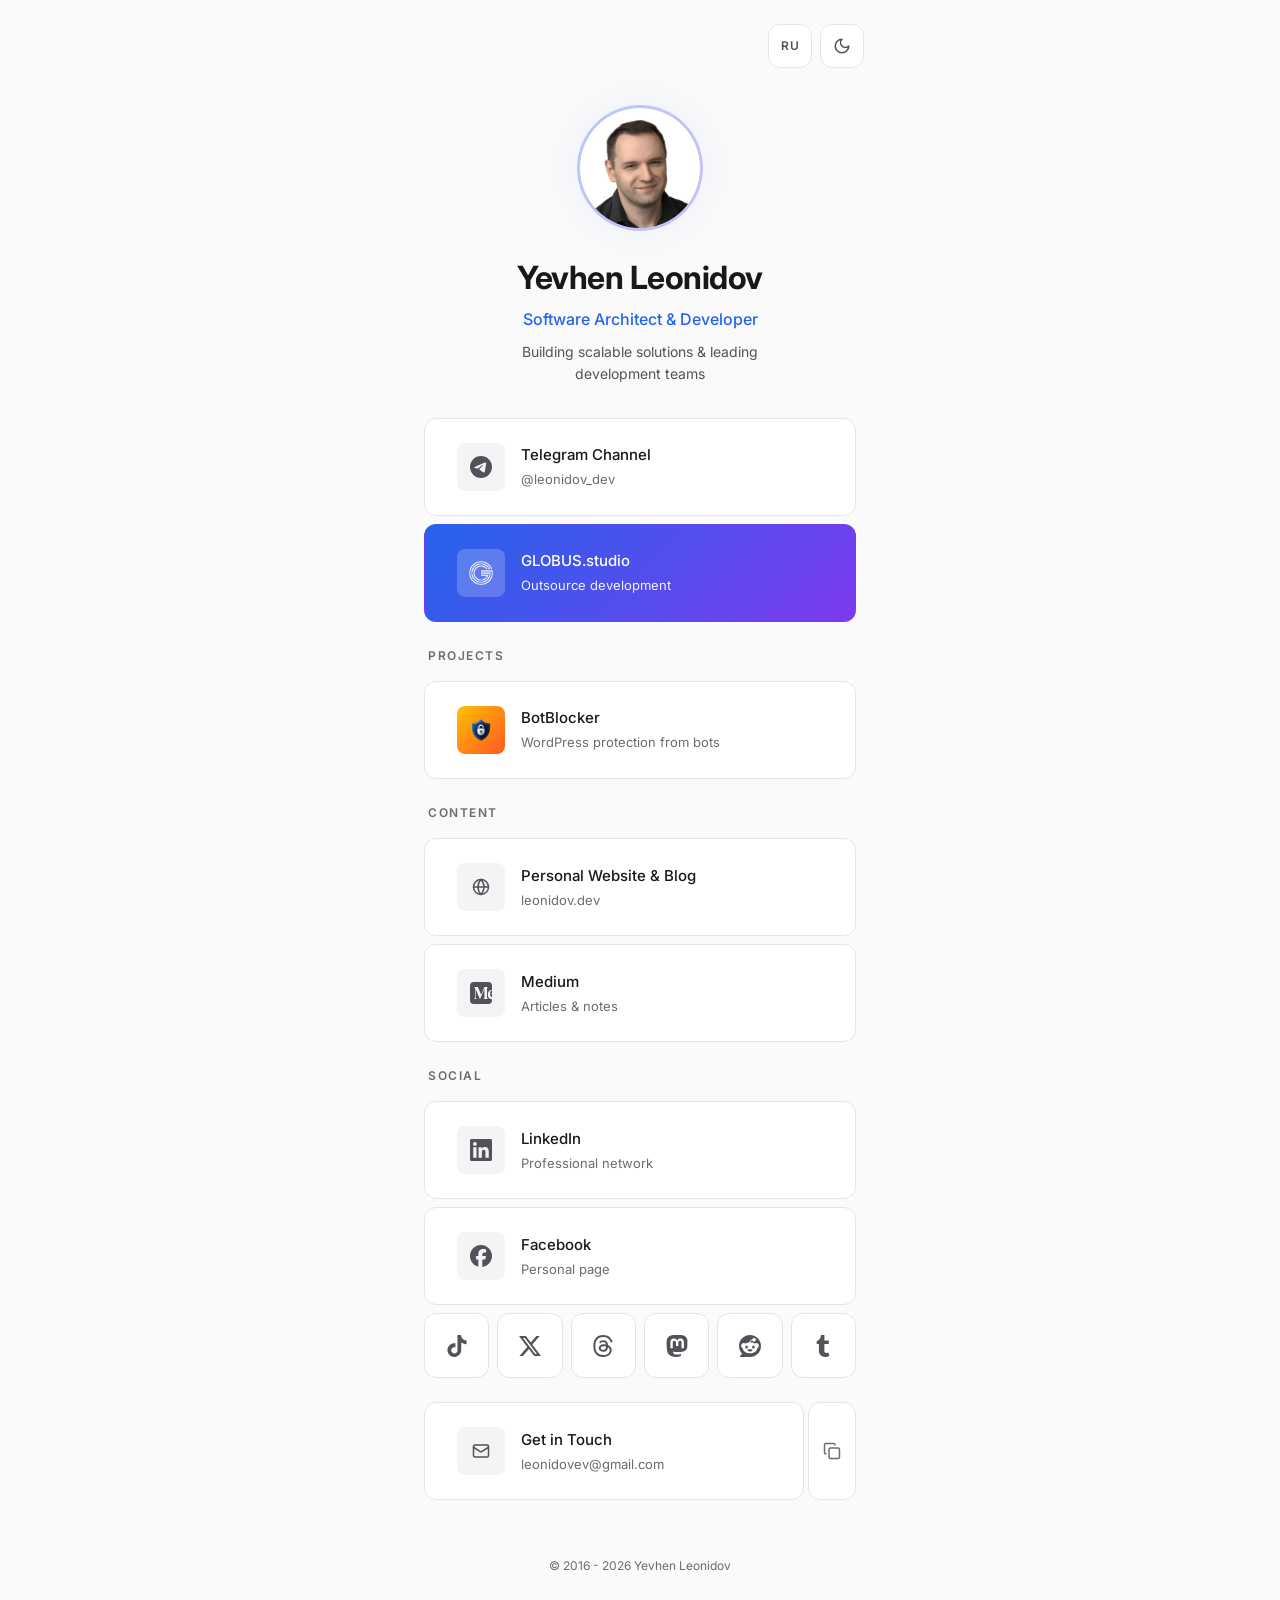
<file: .legacy/app/index.html>
<!DOCTYPE html>
<html lang="en" data-theme="dark">
<head>
    <meta charset="UTF-8">
    <meta name="viewport" content="width=device-width, initial-scale=1.0">
    <title>Yevhen Leonidov | Software Architect</title>
    <meta name="description" content="Software Developer & Architect - Links to all my projects and social profiles">
    <meta name="robots" content="index, follow">

    <!-- Alternate language -->
    <link rel="alternate" hreflang="en" href="https://bio.leonidov.dev/">
    <link rel="alternate" hreflang="ru" href="https://bio.leonidov.dev/ru.html">
    <link rel="alternate" hreflang="x-default" href="https://bio.leonidov.dev/">
    <link rel="canonical" href="https://bio.leonidov.dev/">

    <!-- Open Graph -->
    <meta property="og:title" content="Yevhen Leonidov | Software Architect">
    <meta property="og:description" content="Software Developer & Architect - Links to all my projects and social profiles">
    <meta property="og:image" content="https://bio.leonidov.dev/assets/OG.jpg">
    <meta property="og:image:width" content="1200">
    <meta property="og:image:height" content="630">
    <meta property="og:image:alt" content="Yevhen Leonidov - Software Architect &amp; Developer">
    <meta property="og:url" content="https://bio.leonidov.dev/">
    <meta property="og:site_name" content="Yevhen Leonidov">
    <meta property="og:type" content="website">
    <meta property="og:locale" content="en_US">
    <meta property="og:locale:alternate" content="ru_RU">

    <!-- Twitter Card -->
    <meta name="twitter:card" content="summary_large_image">
    <meta name="twitter:title" content="Yevhen Leonidov | Software Architect">
    <meta name="twitter:description" content="Software Developer & Architect - Links to all my projects and social profiles">
    <meta name="twitter:image" content="https://bio.leonidov.dev/assets/OG.jpg">
    <meta name="twitter:image:alt" content="Yevhen Leonidov - Software Architect &amp; Developer">

    <!-- Theme Color -->
    <meta name="theme-color" content="#0a0a0b">
    <meta name="color-scheme" content="dark light">

    <!-- Theme bootstrap: runs before CSS paints to avoid a flash of the wrong theme -->
    <script>
        (function () {
            var theme;
            try { theme = localStorage.getItem('linkbio-theme'); } catch (e) { /* storage blocked */ }
            if (theme !== 'light' && theme !== 'dark') {
                theme = window.matchMedia('(prefers-color-scheme: light)').matches ? 'light' : 'dark';
            }
            document.documentElement.setAttribute('data-theme', theme);
            var meta = document.querySelector('meta[name="theme-color"]');
            if (meta) meta.setAttribute('content', theme === 'dark' ? '#0a0a0b' : '#fafafa');
        })();
    </script>

    <!-- Icons & Fonts -->
    <link rel="icon" href="assets/favicon.svg" type="image/svg+xml">
    <link rel="apple-touch-icon" href="assets/photo.jpg">
    <link rel="preload" as="image" href="assets/photo.jpg" fetchpriority="high">
    <link rel="preconnect" href="https://fonts.googleapis.com">
    <link rel="preconnect" href="https://fonts.gstatic.com" crossorigin>
    <link href="https://fonts.googleapis.com/css2?family=Inter:wght@400;500;600;700&display=swap" rel="stylesheet">
    <link rel="stylesheet" href="styles.css">

    <!-- Structured data -->
    <script type="application/ld+json">
    {
        "@context": "https://schema.org",
        "@type": "ProfilePage",
        "inLanguage": "en",
        "url": "https://bio.leonidov.dev/",
        "mainEntity": {
            "@type": "Person",
            "name": "Yevhen Leonidov",
            "alternateName": "Евгений Леонидов",
            "url": "https://leonidov.dev",
            "image": "https://bio.leonidov.dev/assets/photo.jpg",
            "jobTitle": "Software Architect & Developer",
            "email": "mailto:leonidovev@gmail.com",
            "worksFor": {
                "@type": "Organization",
                "name": "GLOBUS.studio",
                "url": "https://globus.studio"
            },
            "sameAs": [
                "https://t.me/leonidov_dev",
                "https://globus.studio",
                "https://botblocker.top",
                "https://leonidov.dev",
                "https://www.linkedin.com/in/evgeniy-leonidov/",
                "https://www.facebook.com/profile.php?id=100017514482500",
                "https://www.tiktok.com/@yevhen_leonidov",
                "https://x.com/LeonidovSoft",
                "https://www.threads.net/@leonidovev",
                "https://medium.com/@GLOBUS.studio",
                "https://mastodon.social/@globus_studio",
                "https://www.reddit.com/user/ZestycloseElection84/",
                "https://globusstudio.tumblr.com/"
            ]
        }
    }
    </script>
</head>
<body>
    <!-- Controls -->
    <nav class="controls" aria-label="Page controls">
        <a href="ru.html" class="control-btn" id="langToggle" hreflang="ru" aria-keyshortcuts="L">
            <span class="lang-text">RU</span>
            <span class="sr-only">switch to Russian</span>
        </a>
        <button type="button" class="control-btn" id="themeToggle" aria-label="Switch to light theme" aria-keyshortcuts="T">
            <svg class="icon-ui icon-sun" viewBox="0 0 24 24" aria-hidden="true" focusable="false">
                <circle cx="12" cy="12" r="4"/>
                <path d="M12 2v2"/>
                <path d="M12 20v2"/>
                <path d="m4.93 4.93 1.41 1.41"/>
                <path d="m17.66 17.66 1.41 1.41"/>
                <path d="M2 12h2"/>
                <path d="M20 12h2"/>
                <path d="m6.34 17.66-1.41 1.41"/>
                <path d="m19.07 4.93-1.41 1.41"/>
            </svg>
            <svg class="icon-ui icon-moon" viewBox="0 0 24 24" aria-hidden="true" focusable="false">
                <path d="M12 3a6 6 0 0 0 9 9 9 9 0 1 1-9-9Z"/>
            </svg>
        </button>
    </nav>

    <main class="container">
        <!-- Profile Section -->
        <header class="profile">
            <div class="avatar">
                <img src="assets/photo.jpg" alt="Yevhen Leonidov" class="avatar-img" width="120" height="120" fetchpriority="high" decoding="async">
            </div>
            <h1 class="name">Yevhen Leonidov</h1>
            <p class="title">Software Architect &amp; Developer</p>
            <p class="bio">Building scalable solutions &amp; leading development teams</p>
        </header>

        <!-- Main Links -->
        <section class="links-section">
            <h2 class="sr-only">Primary links</h2>

            <a href="https://t.me/leonidov_dev" class="link-card" target="_blank" rel="noopener noreferrer">
                <div class="link-icon">
                    <svg class="icon-brand" viewBox="0 0 24 24" aria-hidden="true" focusable="false"><path d="M11.944 0A12 12 0 0 0 0 12a12 12 0 0 0 12 12 12 12 0 0 0 12-12A12 12 0 0 0 12 0a12 12 0 0 0-.056 0zm4.962 7.224c.1-.002.321.023.465.14a.506.506 0 0 1 .171.325c.016.093.036.306.02.472-.18 1.898-.962 6.502-1.36 8.627-.168.9-.499 1.201-.82 1.23-.696.065-1.225-.46-1.9-.902-1.056-.693-1.653-1.124-2.678-1.8-1.185-.78-.417-1.21.258-1.91.177-.184 3.247-2.977 3.307-3.23.007-.032.014-.15-.056-.212s-.174-.041-.249-.024c-.106.024-1.793 1.14-5.061 3.345-.48.33-.913.49-1.302.48-.428-.008-1.252-.241-1.865-.44-.752-.245-1.349-.374-1.297-.789.027-.216.325-.437.893-.663 3.498-1.524 5.83-2.529 6.998-3.014 3.332-1.386 4.025-1.627 4.476-1.635z"/></svg>
                </div>
                <div class="link-content">
                    <span class="link-title">Telegram Channel</span>
                    <span class="link-subtitle">@leonidov_dev</span>
                </div>
                <svg class="icon-ui link-arrow" viewBox="0 0 24 24" aria-hidden="true" focusable="false">
                    <path d="M5 12h14"/>
                    <path d="m12 5 7 7-7 7"/>
                </svg>
            </a>

            <a href="https://globus.studio" class="link-card featured" target="_blank" rel="noopener noreferrer">
                <div class="link-icon"><img src="assets/GLOBUS_WHITE.png" alt="" class="link-logo" width="24" height="24" loading="lazy" decoding="async"></div>
                <div class="link-content">
                    <span class="link-title">GLOBUS.studio</span>
                    <span class="link-subtitle">Outsource development</span>
                </div>
                <svg class="icon-ui link-arrow" viewBox="0 0 24 24" aria-hidden="true" focusable="false">
                    <path d="M5 12h14"/>
                    <path d="m12 5 7 7-7 7"/>
                </svg>
            </a>
        </section>

        <!-- Projects Section -->
        <section class="links-section">
            <h2 class="section-title">Projects</h2>

            <a href="https://botblocker.top" class="link-card project-card" target="_blank" rel="noopener noreferrer">
                <div class="link-icon"><img src="assets/bb_mini.png" alt="" class="link-logo" width="24" height="24" loading="lazy" decoding="async"></div>
                <div class="link-content">
                    <span class="link-title">BotBlocker</span>
                    <span class="link-subtitle">WordPress protection from bots</span>
                </div>
                <svg class="icon-ui link-arrow" viewBox="0 0 24 24" aria-hidden="true" focusable="false">
                    <path d="M5 12h14"/>
                    <path d="m12 5 7 7-7 7"/>
                </svg>
            </a>
        </section>

        <!-- Content & Platforms -->
        <section class="links-section">
            <h2 class="section-title">Content</h2>

            <a href="https://leonidov.dev" class="link-card" target="_blank" rel="noopener noreferrer">
                <div class="link-icon">
                    <svg class="icon-ui" viewBox="0 0 24 24" aria-hidden="true" focusable="false">
                        <circle cx="12" cy="12" r="10"/>
                        <path d="M12 2a14.5 14.5 0 0 0 0 20 14.5 14.5 0 0 0 0-20"/>
                        <path d="M2 12h20"/>
                    </svg>
                </div>
                <div class="link-content">
                    <span class="link-title">Personal Website &amp; Blog</span>
                    <span class="link-subtitle">leonidov.dev</span>
                </div>
                <svg class="icon-ui link-arrow" viewBox="0 0 24 24" aria-hidden="true" focusable="false">
                    <path d="M5 12h14"/>
                    <path d="m12 5 7 7-7 7"/>
                </svg>
            </a>

            <a href="https://medium.com/@GLOBUS.studio" class="link-card" target="_blank" rel="noopener noreferrer">
                <div class="link-icon">
                    <svg class="icon-brand" viewBox="0 0 24 24" aria-hidden="true" focusable="false"><path d="M4.21 0A4.201 4.201 0 0 0 0 4.21v15.58A4.201 4.201 0 0 0 4.21 24h15.58A4.201 4.201 0 0 0 24 19.79v-1.093c-.137.013-.278.02-.422.02-2.577 0-4.027-2.146-4.09-4.832a7.592 7.592 0 0 1 .022-.708c.093-1.186.475-2.241 1.105-3.022a3.885 3.885 0 0 1 1.395-1.1c.468-.237 1.127-.367 1.664-.367h.023c.101 0 .202.004.303.01V4.211A4.201 4.201 0 0 0 19.79 0Zm.198 5.583h4.165l3.588 8.435 3.59-8.435h3.864v.146l-.019.004c-.705.16-1.063.397-1.063 1.254h-.003l.003 10.274c.06.676.424.885 1.063 1.03l.02.004v.145h-4.923v-.145l.019-.005c.639-.144.994-.353 1.054-1.03V7.267l-4.745 11.15h-.261L6.15 7.569v9.445c0 .857.358 1.094 1.063 1.253l.02.004v.147H4.405v-.147l.019-.004c.705-.16 1.065-.397 1.065-1.253V6.987c0-.857-.358-1.094-1.064-1.254l-.018-.004zm19.25 3.668c-1.086.023-1.733 1.323-1.813 3.124H24V9.298a1.378 1.378 0 0 0-.342-.047Zm-1.862 3.632c-.1 1.756.86 3.239 2.204 3.634v-3.634z"/></svg>
                </div>
                <div class="link-content">
                    <span class="link-title">Medium</span>
                    <span class="link-subtitle">Articles &amp; notes</span>
                </div>
                <svg class="icon-ui link-arrow" viewBox="0 0 24 24" aria-hidden="true" focusable="false">
                    <path d="M5 12h14"/>
                    <path d="m12 5 7 7-7 7"/>
                </svg>
            </a>
        </section>

        <!-- Social Links -->
        <section class="links-section">
            <h2 class="section-title">Social</h2>

            <a href="https://www.linkedin.com/in/evgeniy-leonidov/" class="link-card" target="_blank" rel="noopener noreferrer">
                <div class="link-icon">
                    <svg class="icon-brand" viewBox="0 0 24 24" aria-hidden="true" focusable="false"><path d="M20.447 20.452h-3.554v-5.569c0-1.328-.027-3.037-1.852-3.037-1.853 0-2.136 1.445-2.136 2.939v5.667H9.351V9h3.414v1.561h.046c.477-.9 1.637-1.85 3.37-1.85 3.601 0 4.267 2.37 4.267 5.455v6.286zM5.337 7.433c-1.144 0-2.063-.926-2.063-2.065 0-1.138.92-2.063 2.063-2.063 1.14 0 2.064.925 2.064 2.063 0 1.139-.925 2.065-2.064 2.065zm1.782 13.019H3.555V9h3.564v11.452zM22.225 0H1.771C.792 0 0 .774 0 1.729v20.542C0 23.227.792 24 1.771 24h20.451C23.2 24 24 23.227 24 22.271V1.729C24 .774 23.2 0 22.222 0h.003z"/></svg>
                </div>
                <div class="link-content">
                    <span class="link-title">LinkedIn</span>
                    <span class="link-subtitle">Professional network</span>
                </div>
                <svg class="icon-ui link-arrow" viewBox="0 0 24 24" aria-hidden="true" focusable="false">
                    <path d="M5 12h14"/>
                    <path d="m12 5 7 7-7 7"/>
                </svg>
            </a>

            <a href="https://www.facebook.com/profile.php?id=100017514482500" class="link-card" target="_blank" rel="noopener noreferrer">
                <div class="link-icon">
                    <svg class="icon-brand" viewBox="0 0 24 24" aria-hidden="true" focusable="false"><path d="M9.101 23.691v-7.98H6.627v-3.667h2.474v-1.58c0-4.085 1.848-5.978 5.858-5.978.401 0 .955.042 1.468.103a8.68 8.68 0 0 1 1.141.195v3.325a8.623 8.623 0 0 0-.653-.036 26.805 26.805 0 0 0-.733-.009c-.707 0-1.259.096-1.675.309a1.686 1.686 0 0 0-.679.622c-.258.42-.374.995-.374 1.752v1.297h3.919l-.386 2.103-.287 1.564h-3.246v8.245C19.396 23.238 24 18.179 24 12.044c0-6.627-5.373-12-12-12s-12 5.373-12 12c0 5.628 3.874 10.35 9.101 11.647Z"/></svg>
                </div>
                <div class="link-content">
                    <span class="link-title">Facebook</span>
                    <span class="link-subtitle">Personal page</span>
                </div>
                <svg class="icon-ui link-arrow" viewBox="0 0 24 24" aria-hidden="true" focusable="false">
                    <path d="M5 12h14"/>
                    <path d="m12 5 7 7-7 7"/>
                </svg>
            </a>

            <div class="social-grid">
                <a href="https://www.tiktok.com/@yevhen_leonidov" class="social-btn" data-brand="tiktok" target="_blank" rel="noopener noreferrer" aria-label="TikTok">
                    <svg class="icon-brand" viewBox="0 0 24 24" aria-hidden="true" focusable="false"><path d="M12.525.02c1.31-.02 2.61-.01 3.91-.02.08 1.53.63 3.09 1.75 4.17 1.12 1.11 2.7 1.62 4.24 1.79v4.03c-1.44-.05-2.89-.35-4.2-.97-.57-.26-1.1-.59-1.62-.93-.01 2.92.01 5.84-.02 8.75-.08 1.4-.54 2.79-1.35 3.94-1.31 1.92-3.58 3.17-5.91 3.21-1.43.08-2.86-.31-4.08-1.03-2.02-1.19-3.44-3.37-3.65-5.71-.02-.5-.03-1-.01-1.49.18-1.9 1.12-3.72 2.58-4.96 1.66-1.44 3.98-2.13 6.15-1.72.02 1.48-.04 2.96-.04 4.44-.99-.32-2.15-.23-3.02.37-.63.41-1.11 1.04-1.36 1.75-.21.51-.15 1.07-.14 1.61.24 1.64 1.82 3.02 3.5 2.87 1.12-.01 2.19-.66 2.77-1.61.19-.33.4-.67.41-1.06.1-1.79.06-3.57.07-5.36.01-4.03-.01-8.05.02-12.07z"/></svg>
                </a>
                <a href="https://x.com/LeonidovSoft" class="social-btn" data-brand="x" target="_blank" rel="noopener noreferrer" aria-label="X">
                    <svg class="icon-brand" viewBox="0 0 24 24" aria-hidden="true" focusable="false"><path d="M18.901 1.153h3.68l-8.04 9.19L24 22.846h-7.406l-5.8-7.584-6.638 7.584H.474l8.6-9.83L0 1.154h7.594l5.243 6.932ZM17.61 20.644h2.039L6.486 3.24H4.298Z"/></svg>
                </a>
                <a href="https://www.threads.net/@leonidovev" class="social-btn" data-brand="threads" target="_blank" rel="noopener noreferrer" aria-label="Threads">
                    <svg class="icon-brand" viewBox="0 0 24 24" aria-hidden="true" focusable="false"><path d="M12.186 24h-.007c-3.581-.024-6.334-1.205-8.184-3.509C2.35 18.44 1.5 15.586 1.472 12.01v-.017c.03-3.579.879-6.43 2.525-8.482C5.845 1.205 8.6.024 12.18 0h.014c2.746.02 5.043.725 6.826 2.098 1.677 1.29 2.858 3.13 3.509 5.467l-2.04.569c-1.104-3.96-3.898-5.984-8.304-6.015-2.91.022-5.11.936-6.54 2.717C4.307 6.504 3.616 8.914 3.589 12c.027 3.086.718 5.496 2.057 7.164 1.43 1.783 3.631 2.698 6.54 2.717 2.623-.02 4.358-.631 5.8-2.045 1.647-1.613 1.618-3.593 1.09-4.798-.31-.71-.873-1.3-1.634-1.75-.192 1.352-.622 2.446-1.284 3.272-.886 1.102-2.14 1.704-3.73 1.79-1.202.065-2.361-.218-3.259-.801-1.063-.689-1.685-1.74-1.752-2.964-.065-1.19.408-2.285 1.33-3.082.88-.76 2.119-1.207 3.583-1.291a13.853 13.853 0 0 1 3.02.142c-.126-.742-.375-1.332-.75-1.757-.513-.586-1.308-.883-2.359-.89h-.029c-.844 0-1.992.232-2.721 1.32L7.734 7.847c.98-1.454 2.568-2.256 4.478-2.256h.044c3.194.02 5.097 1.975 5.287 5.388.108.046.216.094.321.142 1.49.7 2.58 1.761 3.154 3.07.797 1.82.871 4.79-1.548 7.158-1.85 1.81-4.094 2.628-7.277 2.65Zm1.003-11.69c-.242 0-.487.007-.739.021-1.836.103-2.98.946-2.916 2.143.067 1.256 1.452 1.839 2.784 1.767 1.224-.065 2.818-.543 3.086-3.71a10.5 10.5 0 0 0-2.215-.221z"/></svg>
                </a>
                <a href="https://mastodon.social/@globus_studio" class="social-btn" data-brand="mastodon" target="_blank" rel="noopener noreferrer" aria-label="Mastodon">
                    <svg class="icon-brand" viewBox="0 0 24 24" aria-hidden="true" focusable="false"><path d="M23.268 5.313c-.35-2.578-2.617-4.61-5.304-5.004C17.51.242 15.792 0 11.813 0h-.03c-3.98 0-4.835.242-5.288.309C3.882.692 1.496 2.518.917 5.127.64 6.412.61 7.837.661 9.143c.074 1.874.088 3.745.26 5.611.118 1.24.325 2.47.62 3.68.55 2.237 2.777 4.098 4.96 4.857 2.336.792 4.849.923 7.256.38.265-.061.527-.132.786-.213.585-.184 1.27-.39 1.774-.753a.057.057 0 0 0 .023-.043v-1.809a.052.052 0 0 0-.02-.041.053.053 0 0 0-.046-.01 20.282 20.282 0 0 1-4.709.545c-2.73 0-3.463-1.284-3.674-1.818a5.593 5.593 0 0 1-.319-1.433.053.053 0 0 1 .066-.054c1.517.363 3.072.546 4.632.546.376 0 .75 0 1.125-.01 1.57-.044 3.224-.124 4.768-.422.038-.008.077-.015.11-.024 2.435-.464 4.753-1.92 4.989-5.604.008-.145.03-1.52.03-1.67.002-.512.167-3.63-.024-5.545zm-3.748 9.195h-2.561V8.29c0-1.309-.55-1.976-1.67-1.976-1.23 0-1.846.79-1.846 2.35v3.403h-2.546V8.663c0-1.56-.617-2.35-1.848-2.35-1.112 0-1.668.668-1.67 1.977v6.218H4.822V8.102c0-1.31.337-2.35 1.011-3.12.696-.77 1.608-1.164 2.74-1.164 1.311 0 2.302.5 2.962 1.498l.638 1.06.638-1.06c.66-.999 1.65-1.498 2.96-1.498 1.13 0 2.043.395 2.74 1.164.675.77 1.012 1.81 1.012 3.12z"/></svg>
                </a>
                <a href="https://www.reddit.com/user/ZestycloseElection84/" class="social-btn" data-brand="reddit" target="_blank" rel="noopener noreferrer" aria-label="Reddit">
                    <svg class="icon-brand" viewBox="0 0 24 24" aria-hidden="true" focusable="false"><path d="M12 0C5.373 0 0 5.373 0 12c0 3.314 1.343 6.314 3.515 8.485l-2.286 2.286C.775 23.225 1.097 24 1.738 24H12c6.627 0 12-5.373 12-12S18.627 0 12 0Zm4.388 3.199c1.104 0 1.999.895 1.999 1.999 0 1.105-.895 2-1.999 2-.946 0-1.739-.657-1.947-1.539v.002c-1.147.162-2.032 1.15-2.032 2.341v.007c1.776.067 3.4.567 4.686 1.363.473-.363 1.064-.58 1.707-.58 1.547 0 2.802 1.254 2.802 2.802 0 1.117-.655 2.081-1.601 2.531-.088 3.256-3.637 5.876-7.997 5.876-4.361 0-7.905-2.617-7.998-5.87-.954-.447-1.614-1.415-1.614-2.538 0-1.548 1.255-2.802 2.803-2.802.645 0 1.239.218 1.712.585 1.275-.79 2.881-1.291 4.64-1.365v-.01c0-1.663 1.263-3.034 2.88-3.207.188-.911.993-1.595 1.959-1.595Zm-8.085 8.376c-.784 0-1.459.78-1.506 1.797-.047 1.016.64 1.429 1.426 1.429.786 0 1.371-.369 1.418-1.385.047-1.017-.553-1.841-1.338-1.841Zm7.406 0c-.786 0-1.385.824-1.338 1.841.047 1.017.634 1.385 1.418 1.385.785 0 1.473-.413 1.426-1.429-.046-1.017-.721-1.797-1.506-1.797Zm-3.703 4.013c-.974 0-1.907.048-2.77.135-.147.015-.241.168-.183.305.483 1.154 1.622 1.964 2.953 1.964 1.33 0 2.47-.81 2.953-1.964.057-.137-.037-.29-.184-.305-.863-.087-1.795-.135-2.769-.135Z"/></svg>
                </a>
                <a href="https://globusstudio.tumblr.com/" class="social-btn" data-brand="tumblr" target="_blank" rel="noopener noreferrer" aria-label="Tumblr">
                    <svg class="icon-brand" viewBox="0 0 24 24" aria-hidden="true" focusable="false"><path d="M14.563 24c-5.093 0-7.031-3.756-7.031-6.411V9.747H5.116V6.648c3.63-1.313 4.512-4.596 4.71-6.469C9.84.051 9.941 0 9.999 0h3.517v6.114h4.801v3.633h-4.82v7.47c.016 1.001.375 2.371 2.207 2.371h.09c.631-.02 1.486-.205 1.936-.419l1.156 3.425c-.436.636-2.4 1.374-4.156 1.404h-.178l.011.002z"/></svg>
                </a>
            </div>
        </section>

        <!-- Contact -->
        <section class="links-section">
            <h2 class="sr-only">Contact</h2>

            <div class="email-wrapper">
                <a href="mailto:leonidovev@gmail.com" class="link-card email-card">
                    <div class="link-icon">
                        <svg class="icon-ui" viewBox="0 0 24 24" aria-hidden="true" focusable="false">
                            <rect width="20" height="16" x="2" y="4" rx="2"/>
                            <path d="m22 7-8.97 5.7a1.94 1.94 0 0 1-2.06 0L2 7"/>
                        </svg>
                    </div>
                    <div class="link-content">
                        <span class="link-title">Get in Touch</span>
                        <span class="link-subtitle">leonidovev@gmail.com</span>
                    </div>
                    <svg class="icon-ui link-arrow" viewBox="0 0 24 24" aria-hidden="true" focusable="false">
                        <path d="M5 12h14"/>
                        <path d="m12 5 7 7-7 7"/>
                    </svg>
                </a>
                <button type="button" class="copy-btn" id="copyEmail" data-email="leonidovev@gmail.com" aria-label="Copy email address">
                    <svg class="icon-ui" viewBox="0 0 24 24" aria-hidden="true" focusable="false">
                        <rect width="14" height="14" x="8" y="8" rx="2" ry="2"/>
                        <path d="M4 16c-1.1 0-2-.9-2-2V4c0-1.1.9-2 2-2h10c1.1 0 2 .9 2 2"/>
                    </svg>
                </button>
            </div>
        </section>

        <!-- Footer -->
        <footer class="footer">
            <p>&copy; 2016 - <span id="currentYear">2026</span> Yevhen Leonidov</p>
        </footer>
    </main>

    <!-- Toast notifications -->
    <div class="toast-container" id="toastContainer" role="status" aria-live="polite" aria-atomic="true"></div>

    <script src="script.js"></script>
</body>
</html>
</file>
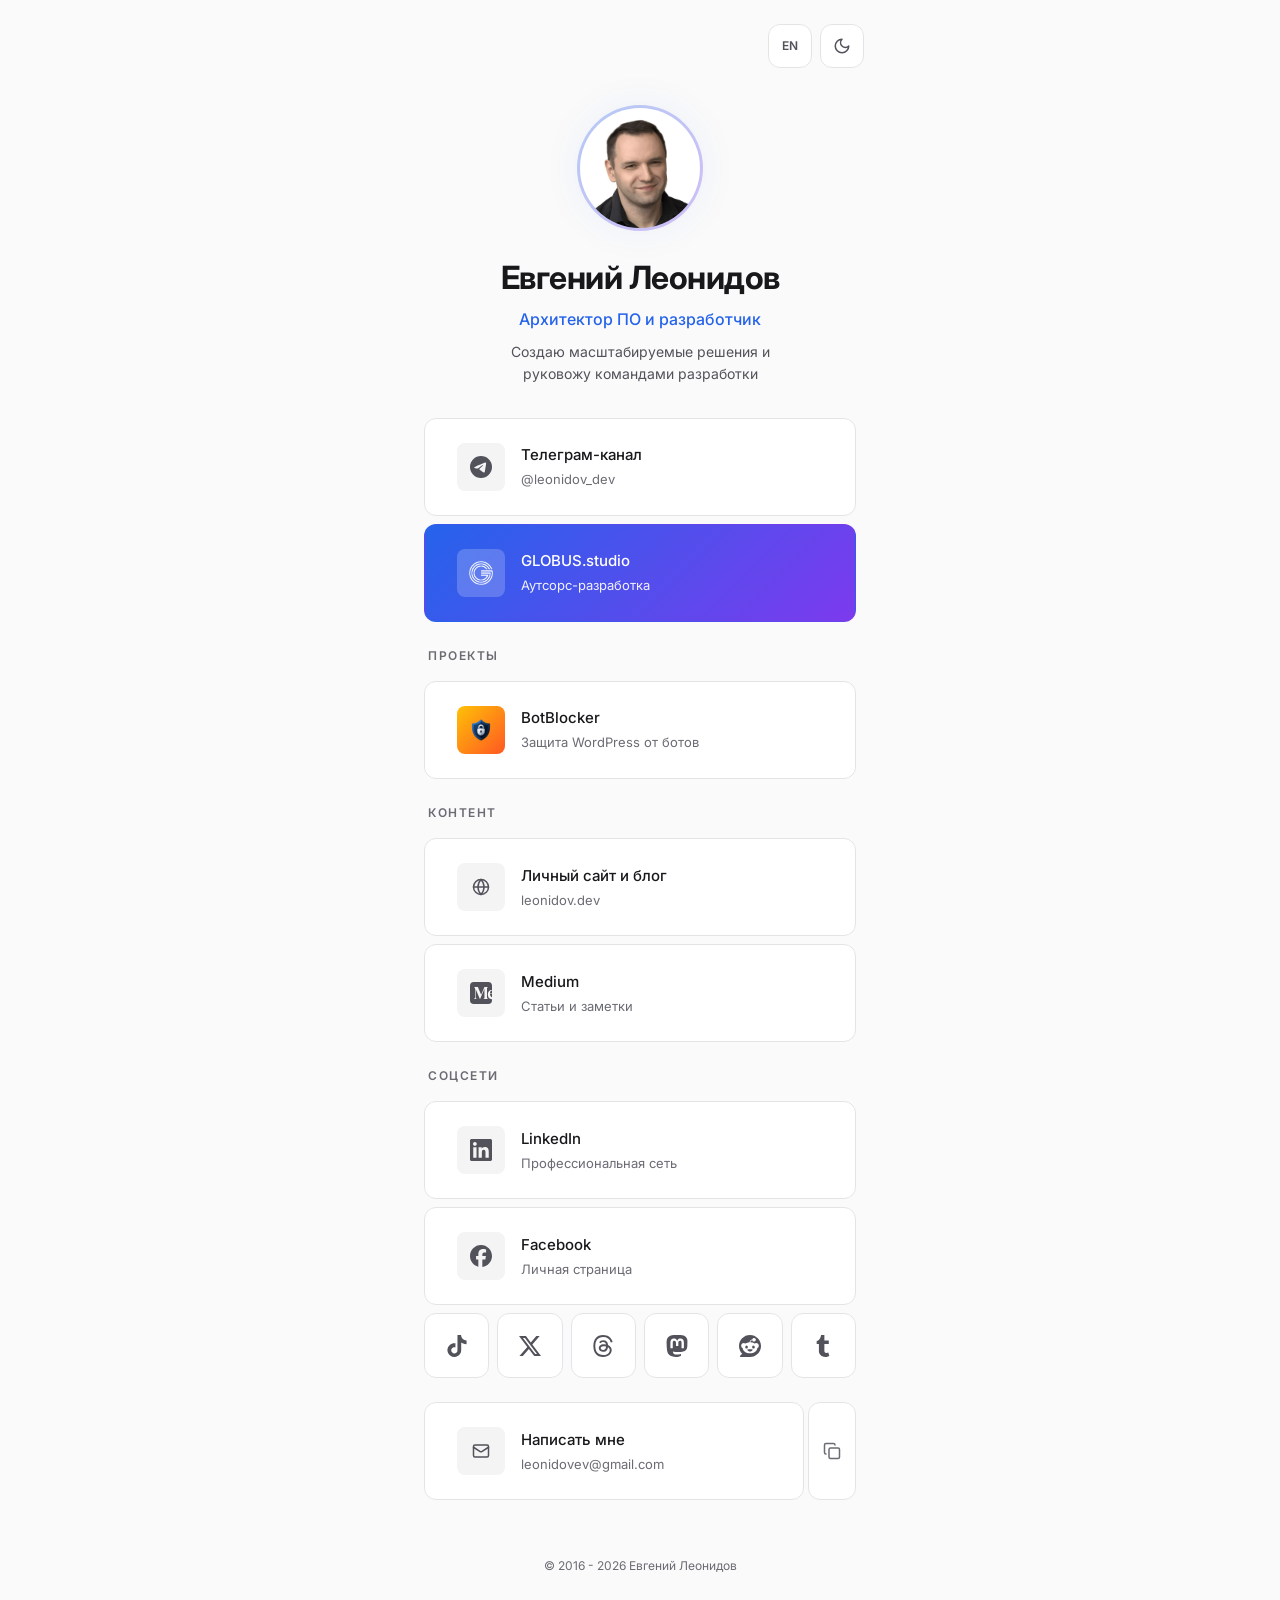
<file: .legacy/app/ru.html>
<!DOCTYPE html>
<html lang="ru" data-theme="dark">
<head>
    <meta charset="UTF-8">
    <meta name="viewport" content="width=device-width, initial-scale=1.0">
    <title>Евгений Леонидов | Архитектор ПО</title>
    <meta name="description" content="Разработчик и архитектор ПО - ссылки на все мои проекты и социальные сети">
    <meta name="robots" content="index, follow">

    <!-- Alternate language -->
    <link rel="alternate" hreflang="en" href="https://bio.leonidov.dev/">
    <link rel="alternate" hreflang="ru" href="https://bio.leonidov.dev/ru.html">
    <link rel="alternate" hreflang="x-default" href="https://bio.leonidov.dev/">
    <link rel="canonical" href="https://bio.leonidov.dev/ru.html">

    <!-- Open Graph -->
    <meta property="og:title" content="Евгений Леонидов | Архитектор ПО">
    <meta property="og:description" content="Разработчик и архитектор ПО - ссылки на все мои проекты и социальные сети">
    <meta property="og:image" content="https://bio.leonidov.dev/assets/OG.jpg">
    <meta property="og:image:width" content="1200">
    <meta property="og:image:height" content="630">
    <meta property="og:image:alt" content="Евгений Леонидов - архитектор ПО и разработчик">
    <meta property="og:url" content="https://bio.leonidov.dev/ru.html">
    <meta property="og:site_name" content="Евгений Леонидов">
    <meta property="og:type" content="website">
    <meta property="og:locale" content="ru_RU">
    <meta property="og:locale:alternate" content="en_US">

    <!-- Twitter Card -->
    <meta name="twitter:card" content="summary_large_image">
    <meta name="twitter:title" content="Евгений Леонидов | Архитектор ПО">
    <meta name="twitter:description" content="Разработчик и архитектор ПО - ссылки на все мои проекты и социальные сети">
    <meta name="twitter:image" content="https://bio.leonidov.dev/assets/OG.jpg">
    <meta name="twitter:image:alt" content="Евгений Леонидов - архитектор ПО и разработчик">

    <!-- Theme Color -->
    <meta name="theme-color" content="#0a0a0b">
    <meta name="color-scheme" content="dark light">

    <!-- Theme bootstrap: runs before CSS paints to avoid a flash of the wrong theme -->
    <script>
        (function () {
            var theme;
            try { theme = localStorage.getItem('linkbio-theme'); } catch (e) { /* storage blocked */ }
            if (theme !== 'light' && theme !== 'dark') {
                theme = window.matchMedia('(prefers-color-scheme: light)').matches ? 'light' : 'dark';
            }
            document.documentElement.setAttribute('data-theme', theme);
            var meta = document.querySelector('meta[name="theme-color"]');
            if (meta) meta.setAttribute('content', theme === 'dark' ? '#0a0a0b' : '#fafafa');
        })();
    </script>

    <!-- Icons & Fonts -->
    <link rel="icon" href="assets/favicon.svg" type="image/svg+xml">
    <link rel="apple-touch-icon" href="assets/photo.jpg">
    <link rel="preload" as="image" href="assets/photo.jpg" fetchpriority="high">
    <link rel="preconnect" href="https://fonts.googleapis.com">
    <link rel="preconnect" href="https://fonts.gstatic.com" crossorigin>
    <link href="https://fonts.googleapis.com/css2?family=Inter:wght@400;500;600;700&display=swap" rel="stylesheet">
    <link rel="stylesheet" href="styles.css">

    <!-- Structured data -->
    <script type="application/ld+json">
    {
        "@context": "https://schema.org",
        "@type": "ProfilePage",
        "inLanguage": "ru",
        "url": "https://bio.leonidov.dev/ru.html",
        "mainEntity": {
            "@type": "Person",
            "name": "Евгений Леонидов",
            "alternateName": "Yevhen Leonidov",
            "url": "https://leonidov.dev",
            "image": "https://bio.leonidov.dev/assets/photo.jpg",
            "jobTitle": "Архитектор ПО и разработчик",
            "email": "mailto:leonidovev@gmail.com",
            "worksFor": {
                "@type": "Organization",
                "name": "GLOBUS.studio",
                "url": "https://globus.studio"
            },
            "sameAs": [
                "https://t.me/leonidov_dev",
                "https://globus.studio",
                "https://botblocker.top",
                "https://leonidov.dev",
                "https://www.linkedin.com/in/evgeniy-leonidov/",
                "https://www.facebook.com/profile.php?id=100017514482500",
                "https://www.tiktok.com/@yevhen_leonidov",
                "https://x.com/LeonidovSoft",
                "https://www.threads.net/@leonidovev",
                "https://medium.com/@GLOBUS.studio",
                "https://mastodon.social/@globus_studio",
                "https://www.reddit.com/user/ZestycloseElection84/",
                "https://globusstudio.tumblr.com/"
            ]
        }
    }
    </script>
</head>
<body>
    <!-- Controls -->
    <nav class="controls" aria-label="Управление страницей">
        <a href="./" class="control-btn" id="langToggle" hreflang="en" aria-keyshortcuts="L">
            <span class="lang-text">EN</span>
            <span class="sr-only">переключить на английский</span>
        </a>
        <button type="button" class="control-btn" id="themeToggle" aria-label="Включить светлую тему" aria-keyshortcuts="T">
            <svg class="icon-ui icon-sun" viewBox="0 0 24 24" aria-hidden="true" focusable="false">
                <circle cx="12" cy="12" r="4"/>
                <path d="M12 2v2"/>
                <path d="M12 20v2"/>
                <path d="m4.93 4.93 1.41 1.41"/>
                <path d="m17.66 17.66 1.41 1.41"/>
                <path d="M2 12h2"/>
                <path d="M20 12h2"/>
                <path d="m6.34 17.66-1.41 1.41"/>
                <path d="m19.07 4.93-1.41 1.41"/>
            </svg>
            <svg class="icon-ui icon-moon" viewBox="0 0 24 24" aria-hidden="true" focusable="false">
                <path d="M12 3a6 6 0 0 0 9 9 9 9 0 1 1-9-9Z"/>
            </svg>
        </button>
    </nav>

    <main class="container">
        <!-- Profile Section -->
        <header class="profile">
            <div class="avatar">
                <img src="assets/photo.jpg" alt="Евгений Леонидов" class="avatar-img" width="120" height="120" fetchpriority="high" decoding="async">
            </div>
            <h1 class="name">Евгений Леонидов</h1>
            <p class="title">Архитектор ПО и разработчик</p>
            <p class="bio">Создаю масштабируемые решения и руковожу командами разработки</p>
        </header>

        <!-- Main Links -->
        <section class="links-section">
            <h2 class="sr-only">Основные ссылки</h2>

            <a href="https://t.me/leonidov_dev" class="link-card" target="_blank" rel="noopener noreferrer">
                <div class="link-icon">
                    <svg class="icon-brand" viewBox="0 0 24 24" aria-hidden="true" focusable="false"><path d="M11.944 0A12 12 0 0 0 0 12a12 12 0 0 0 12 12 12 12 0 0 0 12-12A12 12 0 0 0 12 0a12 12 0 0 0-.056 0zm4.962 7.224c.1-.002.321.023.465.14a.506.506 0 0 1 .171.325c.016.093.036.306.02.472-.18 1.898-.962 6.502-1.36 8.627-.168.9-.499 1.201-.82 1.23-.696.065-1.225-.46-1.9-.902-1.056-.693-1.653-1.124-2.678-1.8-1.185-.78-.417-1.21.258-1.91.177-.184 3.247-2.977 3.307-3.23.007-.032.014-.15-.056-.212s-.174-.041-.249-.024c-.106.024-1.793 1.14-5.061 3.345-.48.33-.913.49-1.302.48-.428-.008-1.252-.241-1.865-.44-.752-.245-1.349-.374-1.297-.789.027-.216.325-.437.893-.663 3.498-1.524 5.83-2.529 6.998-3.014 3.332-1.386 4.025-1.627 4.476-1.635z"/></svg>
                </div>
                <div class="link-content">
                    <span class="link-title">Телеграм-канал</span>
                    <span class="link-subtitle">@leonidov_dev</span>
                </div>
                <svg class="icon-ui link-arrow" viewBox="0 0 24 24" aria-hidden="true" focusable="false">
                    <path d="M5 12h14"/>
                    <path d="m12 5 7 7-7 7"/>
                </svg>
            </a>

            <a href="https://globus.studio" class="link-card featured" target="_blank" rel="noopener noreferrer">
                <div class="link-icon"><img src="assets/GLOBUS_WHITE.png" alt="" class="link-logo" width="24" height="24" loading="lazy" decoding="async"></div>
                <div class="link-content">
                    <span class="link-title">GLOBUS.studio</span>
                    <span class="link-subtitle">Аутсорс-разработка</span>
                </div>
                <svg class="icon-ui link-arrow" viewBox="0 0 24 24" aria-hidden="true" focusable="false">
                    <path d="M5 12h14"/>
                    <path d="m12 5 7 7-7 7"/>
                </svg>
            </a>
        </section>

        <!-- Projects Section -->
        <section class="links-section">
            <h2 class="section-title">Проекты</h2>

            <a href="https://botblocker.top" class="link-card project-card" target="_blank" rel="noopener noreferrer">
                <div class="link-icon"><img src="assets/bb_mini.png" alt="" class="link-logo" width="24" height="24" loading="lazy" decoding="async"></div>
                <div class="link-content">
                    <span class="link-title">BotBlocker</span>
                    <span class="link-subtitle">Защита WordPress от ботов</span>
                </div>
                <svg class="icon-ui link-arrow" viewBox="0 0 24 24" aria-hidden="true" focusable="false">
                    <path d="M5 12h14"/>
                    <path d="m12 5 7 7-7 7"/>
                </svg>
            </a>
        </section>

        <!-- Content & Platforms -->
        <section class="links-section">
            <h2 class="section-title">Контент</h2>

            <a href="https://leonidov.dev" class="link-card" target="_blank" rel="noopener noreferrer">
                <div class="link-icon">
                    <svg class="icon-ui" viewBox="0 0 24 24" aria-hidden="true" focusable="false">
                        <circle cx="12" cy="12" r="10"/>
                        <path d="M12 2a14.5 14.5 0 0 0 0 20 14.5 14.5 0 0 0 0-20"/>
                        <path d="M2 12h20"/>
                    </svg>
                </div>
                <div class="link-content">
                    <span class="link-title">Личный сайт и блог</span>
                    <span class="link-subtitle">leonidov.dev</span>
                </div>
                <svg class="icon-ui link-arrow" viewBox="0 0 24 24" aria-hidden="true" focusable="false">
                    <path d="M5 12h14"/>
                    <path d="m12 5 7 7-7 7"/>
                </svg>
            </a>

            <a href="https://medium.com/@GLOBUS.studio" class="link-card" target="_blank" rel="noopener noreferrer">
                <div class="link-icon">
                    <svg class="icon-brand" viewBox="0 0 24 24" aria-hidden="true" focusable="false"><path d="M4.21 0A4.201 4.201 0 0 0 0 4.21v15.58A4.201 4.201 0 0 0 4.21 24h15.58A4.201 4.201 0 0 0 24 19.79v-1.093c-.137.013-.278.02-.422.02-2.577 0-4.027-2.146-4.09-4.832a7.592 7.592 0 0 1 .022-.708c.093-1.186.475-2.241 1.105-3.022a3.885 3.885 0 0 1 1.395-1.1c.468-.237 1.127-.367 1.664-.367h.023c.101 0 .202.004.303.01V4.211A4.201 4.201 0 0 0 19.79 0Zm.198 5.583h4.165l3.588 8.435 3.59-8.435h3.864v.146l-.019.004c-.705.16-1.063.397-1.063 1.254h-.003l.003 10.274c.06.676.424.885 1.063 1.03l.02.004v.145h-4.923v-.145l.019-.005c.639-.144.994-.353 1.054-1.03V7.267l-4.745 11.15h-.261L6.15 7.569v9.445c0 .857.358 1.094 1.063 1.253l.02.004v.147H4.405v-.147l.019-.004c.705-.16 1.065-.397 1.065-1.253V6.987c0-.857-.358-1.094-1.064-1.254l-.018-.004zm19.25 3.668c-1.086.023-1.733 1.323-1.813 3.124H24V9.298a1.378 1.378 0 0 0-.342-.047Zm-1.862 3.632c-.1 1.756.86 3.239 2.204 3.634v-3.634z"/></svg>
                </div>
                <div class="link-content">
                    <span class="link-title">Medium</span>
                    <span class="link-subtitle">Статьи и заметки</span>
                </div>
                <svg class="icon-ui link-arrow" viewBox="0 0 24 24" aria-hidden="true" focusable="false">
                    <path d="M5 12h14"/>
                    <path d="m12 5 7 7-7 7"/>
                </svg>
            </a>
        </section>

        <!-- Social Links -->
        <section class="links-section">
            <h2 class="section-title">Соцсети</h2>

            <a href="https://www.linkedin.com/in/evgeniy-leonidov/" class="link-card" target="_blank" rel="noopener noreferrer">
                <div class="link-icon">
                    <svg class="icon-brand" viewBox="0 0 24 24" aria-hidden="true" focusable="false"><path d="M20.447 20.452h-3.554v-5.569c0-1.328-.027-3.037-1.852-3.037-1.853 0-2.136 1.445-2.136 2.939v5.667H9.351V9h3.414v1.561h.046c.477-.9 1.637-1.85 3.37-1.85 3.601 0 4.267 2.37 4.267 5.455v6.286zM5.337 7.433c-1.144 0-2.063-.926-2.063-2.065 0-1.138.92-2.063 2.063-2.063 1.14 0 2.064.925 2.064 2.063 0 1.139-.925 2.065-2.064 2.065zm1.782 13.019H3.555V9h3.564v11.452zM22.225 0H1.771C.792 0 0 .774 0 1.729v20.542C0 23.227.792 24 1.771 24h20.451C23.2 24 24 23.227 24 22.271V1.729C24 .774 23.2 0 22.222 0h.003z"/></svg>
                </div>
                <div class="link-content">
                    <span class="link-title">LinkedIn</span>
                    <span class="link-subtitle">Профессиональная сеть</span>
                </div>
                <svg class="icon-ui link-arrow" viewBox="0 0 24 24" aria-hidden="true" focusable="false">
                    <path d="M5 12h14"/>
                    <path d="m12 5 7 7-7 7"/>
                </svg>
            </a>

            <a href="https://www.facebook.com/profile.php?id=100017514482500" class="link-card" target="_blank" rel="noopener noreferrer">
                <div class="link-icon">
                    <svg class="icon-brand" viewBox="0 0 24 24" aria-hidden="true" focusable="false"><path d="M9.101 23.691v-7.98H6.627v-3.667h2.474v-1.58c0-4.085 1.848-5.978 5.858-5.978.401 0 .955.042 1.468.103a8.68 8.68 0 0 1 1.141.195v3.325a8.623 8.623 0 0 0-.653-.036 26.805 26.805 0 0 0-.733-.009c-.707 0-1.259.096-1.675.309a1.686 1.686 0 0 0-.679.622c-.258.42-.374.995-.374 1.752v1.297h3.919l-.386 2.103-.287 1.564h-3.246v8.245C19.396 23.238 24 18.179 24 12.044c0-6.627-5.373-12-12-12s-12 5.373-12 12c0 5.628 3.874 10.35 9.101 11.647Z"/></svg>
                </div>
                <div class="link-content">
                    <span class="link-title">Facebook</span>
                    <span class="link-subtitle">Личная страница</span>
                </div>
                <svg class="icon-ui link-arrow" viewBox="0 0 24 24" aria-hidden="true" focusable="false">
                    <path d="M5 12h14"/>
                    <path d="m12 5 7 7-7 7"/>
                </svg>
            </a>

            <div class="social-grid">
                <a href="https://www.tiktok.com/@yevhen_leonidov" class="social-btn" data-brand="tiktok" target="_blank" rel="noopener noreferrer" aria-label="TikTok">
                    <svg class="icon-brand" viewBox="0 0 24 24" aria-hidden="true" focusable="false"><path d="M12.525.02c1.31-.02 2.61-.01 3.91-.02.08 1.53.63 3.09 1.75 4.17 1.12 1.11 2.7 1.62 4.24 1.79v4.03c-1.44-.05-2.89-.35-4.2-.97-.57-.26-1.1-.59-1.62-.93-.01 2.92.01 5.84-.02 8.75-.08 1.4-.54 2.79-1.35 3.94-1.31 1.92-3.58 3.17-5.91 3.21-1.43.08-2.86-.31-4.08-1.03-2.02-1.19-3.44-3.37-3.65-5.71-.02-.5-.03-1-.01-1.49.18-1.9 1.12-3.72 2.58-4.96 1.66-1.44 3.98-2.13 6.15-1.72.02 1.48-.04 2.96-.04 4.44-.99-.32-2.15-.23-3.02.37-.63.41-1.11 1.04-1.36 1.75-.21.51-.15 1.07-.14 1.61.24 1.64 1.82 3.02 3.5 2.87 1.12-.01 2.19-.66 2.77-1.61.19-.33.4-.67.41-1.06.1-1.79.06-3.57.07-5.36.01-4.03-.01-8.05.02-12.07z"/></svg>
                </a>
                <a href="https://x.com/LeonidovSoft" class="social-btn" data-brand="x" target="_blank" rel="noopener noreferrer" aria-label="X">
                    <svg class="icon-brand" viewBox="0 0 24 24" aria-hidden="true" focusable="false"><path d="M18.901 1.153h3.68l-8.04 9.19L24 22.846h-7.406l-5.8-7.584-6.638 7.584H.474l8.6-9.83L0 1.154h7.594l5.243 6.932ZM17.61 20.644h2.039L6.486 3.24H4.298Z"/></svg>
                </a>
                <a href="https://www.threads.net/@leonidovev" class="social-btn" data-brand="threads" target="_blank" rel="noopener noreferrer" aria-label="Threads">
                    <svg class="icon-brand" viewBox="0 0 24 24" aria-hidden="true" focusable="false"><path d="M12.186 24h-.007c-3.581-.024-6.334-1.205-8.184-3.509C2.35 18.44 1.5 15.586 1.472 12.01v-.017c.03-3.579.879-6.43 2.525-8.482C5.845 1.205 8.6.024 12.18 0h.014c2.746.02 5.043.725 6.826 2.098 1.677 1.29 2.858 3.13 3.509 5.467l-2.04.569c-1.104-3.96-3.898-5.984-8.304-6.015-2.91.022-5.11.936-6.54 2.717C4.307 6.504 3.616 8.914 3.589 12c.027 3.086.718 5.496 2.057 7.164 1.43 1.783 3.631 2.698 6.54 2.717 2.623-.02 4.358-.631 5.8-2.045 1.647-1.613 1.618-3.593 1.09-4.798-.31-.71-.873-1.3-1.634-1.75-.192 1.352-.622 2.446-1.284 3.272-.886 1.102-2.14 1.704-3.73 1.79-1.202.065-2.361-.218-3.259-.801-1.063-.689-1.685-1.74-1.752-2.964-.065-1.19.408-2.285 1.33-3.082.88-.76 2.119-1.207 3.583-1.291a13.853 13.853 0 0 1 3.02.142c-.126-.742-.375-1.332-.75-1.757-.513-.586-1.308-.883-2.359-.89h-.029c-.844 0-1.992.232-2.721 1.32L7.734 7.847c.98-1.454 2.568-2.256 4.478-2.256h.044c3.194.02 5.097 1.975 5.287 5.388.108.046.216.094.321.142 1.49.7 2.58 1.761 3.154 3.07.797 1.82.871 4.79-1.548 7.158-1.85 1.81-4.094 2.628-7.277 2.65Zm1.003-11.69c-.242 0-.487.007-.739.021-1.836.103-2.98.946-2.916 2.143.067 1.256 1.452 1.839 2.784 1.767 1.224-.065 2.818-.543 3.086-3.71a10.5 10.5 0 0 0-2.215-.221z"/></svg>
                </a>
                <a href="https://mastodon.social/@globus_studio" class="social-btn" data-brand="mastodon" target="_blank" rel="noopener noreferrer" aria-label="Mastodon">
                    <svg class="icon-brand" viewBox="0 0 24 24" aria-hidden="true" focusable="false"><path d="M23.268 5.313c-.35-2.578-2.617-4.61-5.304-5.004C17.51.242 15.792 0 11.813 0h-.03c-3.98 0-4.835.242-5.288.309C3.882.692 1.496 2.518.917 5.127.64 6.412.61 7.837.661 9.143c.074 1.874.088 3.745.26 5.611.118 1.24.325 2.47.62 3.68.55 2.237 2.777 4.098 4.96 4.857 2.336.792 4.849.923 7.256.38.265-.061.527-.132.786-.213.585-.184 1.27-.39 1.774-.753a.057.057 0 0 0 .023-.043v-1.809a.052.052 0 0 0-.02-.041.053.053 0 0 0-.046-.01 20.282 20.282 0 0 1-4.709.545c-2.73 0-3.463-1.284-3.674-1.818a5.593 5.593 0 0 1-.319-1.433.053.053 0 0 1 .066-.054c1.517.363 3.072.546 4.632.546.376 0 .75 0 1.125-.01 1.57-.044 3.224-.124 4.768-.422.038-.008.077-.015.11-.024 2.435-.464 4.753-1.92 4.989-5.604.008-.145.03-1.52.03-1.67.002-.512.167-3.63-.024-5.545zm-3.748 9.195h-2.561V8.29c0-1.309-.55-1.976-1.67-1.976-1.23 0-1.846.79-1.846 2.35v3.403h-2.546V8.663c0-1.56-.617-2.35-1.848-2.35-1.112 0-1.668.668-1.67 1.977v6.218H4.822V8.102c0-1.31.337-2.35 1.011-3.12.696-.77 1.608-1.164 2.74-1.164 1.311 0 2.302.5 2.962 1.498l.638 1.06.638-1.06c.66-.999 1.65-1.498 2.96-1.498 1.13 0 2.043.395 2.74 1.164.675.77 1.012 1.81 1.012 3.12z"/></svg>
                </a>
                <a href="https://www.reddit.com/user/ZestycloseElection84/" class="social-btn" data-brand="reddit" target="_blank" rel="noopener noreferrer" aria-label="Reddit">
                    <svg class="icon-brand" viewBox="0 0 24 24" aria-hidden="true" focusable="false"><path d="M12 0C5.373 0 0 5.373 0 12c0 3.314 1.343 6.314 3.515 8.485l-2.286 2.286C.775 23.225 1.097 24 1.738 24H12c6.627 0 12-5.373 12-12S18.627 0 12 0Zm4.388 3.199c1.104 0 1.999.895 1.999 1.999 0 1.105-.895 2-1.999 2-.946 0-1.739-.657-1.947-1.539v.002c-1.147.162-2.032 1.15-2.032 2.341v.007c1.776.067 3.4.567 4.686 1.363.473-.363 1.064-.58 1.707-.58 1.547 0 2.802 1.254 2.802 2.802 0 1.117-.655 2.081-1.601 2.531-.088 3.256-3.637 5.876-7.997 5.876-4.361 0-7.905-2.617-7.998-5.87-.954-.447-1.614-1.415-1.614-2.538 0-1.548 1.255-2.802 2.803-2.802.645 0 1.239.218 1.712.585 1.275-.79 2.881-1.291 4.64-1.365v-.01c0-1.663 1.263-3.034 2.88-3.207.188-.911.993-1.595 1.959-1.595Zm-8.085 8.376c-.784 0-1.459.78-1.506 1.797-.047 1.016.64 1.429 1.426 1.429.786 0 1.371-.369 1.418-1.385.047-1.017-.553-1.841-1.338-1.841Zm7.406 0c-.786 0-1.385.824-1.338 1.841.047 1.017.634 1.385 1.418 1.385.785 0 1.473-.413 1.426-1.429-.046-1.017-.721-1.797-1.506-1.797Zm-3.703 4.013c-.974 0-1.907.048-2.77.135-.147.015-.241.168-.183.305.483 1.154 1.622 1.964 2.953 1.964 1.33 0 2.47-.81 2.953-1.964.057-.137-.037-.29-.184-.305-.863-.087-1.795-.135-2.769-.135Z"/></svg>
                </a>
                <a href="https://globusstudio.tumblr.com/" class="social-btn" data-brand="tumblr" target="_blank" rel="noopener noreferrer" aria-label="Tumblr">
                    <svg class="icon-brand" viewBox="0 0 24 24" aria-hidden="true" focusable="false"><path d="M14.563 24c-5.093 0-7.031-3.756-7.031-6.411V9.747H5.116V6.648c3.63-1.313 4.512-4.596 4.71-6.469C9.84.051 9.941 0 9.999 0h3.517v6.114h4.801v3.633h-4.82v7.47c.016 1.001.375 2.371 2.207 2.371h.09c.631-.02 1.486-.205 1.936-.419l1.156 3.425c-.436.636-2.4 1.374-4.156 1.404h-.178l.011.002z"/></svg>
                </a>
            </div>
        </section>

        <!-- Contact -->
        <section class="links-section">
            <h2 class="sr-only">Контакты</h2>

            <div class="email-wrapper">
                <a href="mailto:leonidovev@gmail.com" class="link-card email-card">
                    <div class="link-icon">
                        <svg class="icon-ui" viewBox="0 0 24 24" aria-hidden="true" focusable="false">
                            <rect width="20" height="16" x="2" y="4" rx="2"/>
                            <path d="m22 7-8.97 5.7a1.94 1.94 0 0 1-2.06 0L2 7"/>
                        </svg>
                    </div>
                    <div class="link-content">
                        <span class="link-title">Написать мне</span>
                        <span class="link-subtitle">leonidovev@gmail.com</span>
                    </div>
                    <svg class="icon-ui link-arrow" viewBox="0 0 24 24" aria-hidden="true" focusable="false">
                        <path d="M5 12h14"/>
                        <path d="m12 5 7 7-7 7"/>
                    </svg>
                </a>
                <button type="button" class="copy-btn" id="copyEmail" data-email="leonidovev@gmail.com" aria-label="Скопировать адрес email">
                    <svg class="icon-ui" viewBox="0 0 24 24" aria-hidden="true" focusable="false">
                        <rect width="14" height="14" x="8" y="8" rx="2" ry="2"/>
                        <path d="M4 16c-1.1 0-2-.9-2-2V4c0-1.1.9-2 2-2h10c1.1 0 2 .9 2 2"/>
                    </svg>
                </button>
            </div>
        </section>

        <!-- Footer -->
        <footer class="footer">
            <p>&copy; 2016 - <span id="currentYear">2026</span> Евгений Леонидов</p>
        </footer>
    </main>

    <!-- Toast notifications -->
    <div class="toast-container" id="toastContainer" role="status" aria-live="polite" aria-atomic="true"></div>

    <script src="script.js"></script>
</body>
</html>
</file>
<file: .legacy/app/styles.css>
/* ==========================================
   Design Tokens
   ========================================== */
:root {
    --font-family: 'Inter', -apple-system, BlinkMacSystemFont, 'Segoe UI', Roboto, sans-serif;

    /* Layout */
    --container-max: 480px;
    --control-size: 44px;

    /* Spacing */
    --spacing-xs: 0.25rem;
    --spacing-sm: 0.5rem;
    --spacing-md: 1rem;
    --spacing-lg: 1.5rem;
    --spacing-xl: 2rem;
    --spacing-2xl: 3rem;

    /* Border Radius */
    --radius-sm: 8px;
    --radius-md: 12px;
    --radius-full: 50%;

    /* Transitions */
    --transition-fast: 0.15s ease;
    --transition-normal: 0.3s ease;

    /* Icons */
    --icon-size: 22px;
    --icon-size-sm: 18px;

    /* Brand gradient (same in both themes) */
    --violet: #7c3aed;
    --gradient-brand: linear-gradient(135deg, #2563eb, var(--violet));

    --z-controls: 100;
    --z-toast: 1000;
}

/* Dark Theme */
[data-theme="dark"] {
    color-scheme: dark;

    --bg-primary: #0a0a0b;
    --bg-secondary: #111113;
    --bg-card: #18181b;
    --bg-card-hover: #1f1f23;

    /* --accent-fill is for surfaces, --accent-text for text/borders (AA-safe) */
    --accent-fill: #2563eb;
    --accent-fill-hover: #3b82f6;
    --accent-text: #4f8ff7;
    --on-accent: #ffffff;

    --text-primary: #fafafa;
    --text-secondary: #a1a1aa;
    --text-muted: #9a9aa3;

    --border-color: #27272a;
    --border-accent: #3f3f46;

    --shadow-sm: 0 1px 2px rgba(0, 0, 0, 0.4);
    --shadow-md: 0 4px 12px rgba(0, 0, 0, 0.5);
    --shadow-lg: 0 8px 24px rgba(0, 0, 0, 0.6);
    --shadow-glow: 0 0 40px rgba(37, 99, 235, 0.15);
    --shadow-featured: 0 8px 32px rgba(37, 99, 235, 0.3);
}

/* Light Theme */
[data-theme="light"] {
    color-scheme: light;

    --bg-primary: #fafafa;
    --bg-secondary: #f4f4f5;
    --bg-card: #ffffff;
    --bg-card-hover: #f4f4f5;

    --accent-fill: #2563eb;
    --accent-fill-hover: #1d4ed8;
    --accent-text: #2563eb;
    --on-accent: #ffffff;

    --text-primary: #18181b;
    --text-secondary: #52525b;
    --text-muted: #6b6b74;

    --border-color: #e4e4e7;
    --border-accent: #d4d4d8;

    --shadow-sm: 0 1px 2px rgba(0, 0, 0, 0.05);
    --shadow-md: 0 4px 12px rgba(0, 0, 0, 0.08);
    --shadow-lg: 0 8px 24px rgba(0, 0, 0, 0.12);
    --shadow-glow: 0 0 40px rgba(37, 99, 235, 0.08);
    --shadow-featured: 0 8px 32px rgba(37, 99, 235, 0.25);
}

/* ==========================================
   Reset & Base
   ========================================== */
*, *::before, *::after {
    margin: 0;
    padding: 0;
    box-sizing: border-box;
}

html {
    font-size: 16px;
    scroll-behavior: smooth;
}

body {
    font-family: var(--font-family);
    background-color: var(--bg-primary);
    color: var(--text-primary);
    line-height: 1.6;
    min-height: 100vh;
    min-height: 100dvh;
    transition: background-color var(--transition-normal), color var(--transition-normal);
}

a {
    text-decoration: none;
    color: inherit;
}

button {
    border: none;
    background: none;
    cursor: pointer;
    font-family: inherit;
    color: inherit;
}

img {
    max-width: 100%;
    display: block;
}

.sr-only {
    position: absolute;
    width: 1px;
    height: 1px;
    padding: 0;
    margin: -1px;
    overflow: hidden;
    clip: rect(0 0 0 0);
    white-space: nowrap;
    border: 0;
}

/* ==========================================
   Controls (Theme & Language Toggle)
   ========================================== */
.controls {
    position: fixed;
    top: var(--spacing-lg);
    /* Stays aligned with the card column on wide screens */
    right: max(var(--spacing-md), calc((100% - var(--container-max)) / 2 + var(--spacing-md)));
    display: flex;
    gap: var(--spacing-sm);
    z-index: var(--z-controls);
}

.control-btn {
    width: var(--control-size);
    height: var(--control-size);
    display: flex;
    align-items: center;
    justify-content: center;
    background: var(--bg-card);
    border: 1px solid var(--border-color);
    border-radius: var(--radius-md);
    color: var(--text-secondary);
    font-size: 0.875rem;
    font-weight: 500;
    transition: background-color var(--transition-fast),
                color var(--transition-fast),
                border-color var(--transition-fast),
                box-shadow var(--transition-fast),
                transform var(--transition-fast);
}

.control-btn:hover {
    background: var(--bg-card-hover);
    color: var(--text-primary);
    transform: translateY(-2px);
    box-shadow: var(--shadow-md);
}

.control-btn:active {
    transform: translateY(0);
}

.lang-text {
    font-size: 0.75rem;
    font-weight: 600;
    letter-spacing: 0.5px;
}

/* Sun in dark theme, moon in light theme */
.icon-moon {
    display: none;
}

[data-theme="light"] .icon-sun {
    display: none;
}

[data-theme="light"] .icon-moon {
    display: block;
}

/* ==========================================
   Icons
   ========================================== */
.icon-brand {
    width: var(--icon-size);
    height: var(--icon-size);
    fill: currentColor;
}

.icon-ui {
    width: var(--icon-size-sm);
    height: var(--icon-size-sm);
    fill: none;
    stroke: currentColor;
    stroke-width: 2;
    stroke-linecap: round;
    stroke-linejoin: round;
}

.control-btn .icon-ui {
    width: 18px;
    height: 18px;
}

/* ==========================================
   Container
   ========================================== */
.container {
    width: 100%;
    max-width: var(--container-max);
    margin: 0 auto;
    padding: var(--spacing-xl) var(--spacing-md);
    padding-top: calc(var(--spacing-2xl) + var(--control-size));
}

/* ==========================================
   Profile Section
   ========================================== */
.profile {
    text-align: center;
    margin-bottom: var(--spacing-xl);
}

.avatar {
    position: relative;
    width: 100px;
    height: 100px;
    margin: 0 auto var(--spacing-lg);
}

.avatar::before {
    content: '';
    position: absolute;
    inset: -3px;
    border-radius: var(--radius-full);
    background: var(--gradient-brand);
    opacity: 0.3;
    z-index: 0;
    animation: pulse 3s ease-in-out infinite;
}

.avatar-img {
    width: 100%;
    height: 100%;
    object-fit: cover;
    border-radius: var(--radius-full);
    box-shadow: var(--shadow-glow);
    position: relative;
    z-index: 1;
    background-color: var(--bg-secondary);
}

@keyframes pulse {
    0%, 100% { transform: scale(1); opacity: 0.3; }
    50% { transform: scale(1.05); opacity: 0.5; }
}

.name {
    font-size: 1.75rem;
    font-weight: 700;
    color: var(--text-primary);
    margin-bottom: var(--spacing-xs);
    letter-spacing: -0.5px;
}

.title {
    font-size: 1rem;
    font-weight: 500;
    color: var(--accent-text);
    margin-bottom: var(--spacing-sm);
}

.bio {
    font-size: 0.875rem;
    color: var(--text-secondary);
    max-width: 300px;
    margin: 0 auto;
}

/* ==========================================
   Links Section
   ========================================== */
.links-section {
    margin-bottom: var(--spacing-lg);
}

.section-title {
    font-size: 0.75rem;
    font-weight: 600;
    color: var(--text-muted);
    text-transform: uppercase;
    letter-spacing: 1.5px;
    margin-bottom: var(--spacing-md);
    padding-left: var(--spacing-xs);
}

/* ==========================================
   Link Cards
   ========================================== */
.link-card {
    display: flex;
    align-items: center;
    gap: var(--spacing-md);
    padding: var(--spacing-md) var(--spacing-lg);
    background: var(--bg-card);
    border: 1px solid var(--border-color);
    border-radius: var(--radius-md);
    margin-bottom: var(--spacing-sm);
    transition: background-color var(--transition-fast),
                border-color var(--transition-fast),
                box-shadow var(--transition-fast),
                transform var(--transition-fast);
    position: relative;
    overflow: hidden;
}

.link-card::before {
    content: '';
    position: absolute;
    left: 0;
    top: 0;
    bottom: 0;
    width: 3px;
    background: var(--accent-fill);
    transform: scaleY(0);
    transition: transform var(--transition-fast);
}

.link-card:hover {
    background: var(--bg-card-hover);
    transform: translateX(4px);
    box-shadow: var(--shadow-md);
}

.link-card:hover::before {
    transform: scaleY(1);
}

.link-card:active {
    transform: translateX(2px);
}

.link-icon {
    width: 42px;
    height: 42px;
    display: flex;
    align-items: center;
    justify-content: center;
    background: var(--bg-secondary);
    border-radius: var(--radius-sm);
    color: var(--text-secondary);
    flex-shrink: 0;
    transition: background-color var(--transition-fast), color var(--transition-fast);
}

.link-card:hover .link-icon {
    background: var(--accent-fill);
    color: var(--on-accent);
}

.link-logo {
    width: 24px;
    height: 24px;
    object-fit: contain;
}

.link-content {
    flex: 1;
    min-width: 0;
}

.link-title {
    display: block;
    font-size: 0.9375rem;
    font-weight: 500;
    color: var(--text-primary);
    margin-bottom: 2px;
}

.link-subtitle {
    display: block;
    font-size: 0.8125rem;
    color: var(--text-muted);
}

.link-arrow {
    color: var(--text-muted);
    flex-shrink: 0;
    opacity: 0;
    transform: translateX(-8px);
    transition: opacity var(--transition-fast),
                transform var(--transition-fast),
                color var(--transition-fast);
}

.link-card:hover .link-arrow,
.link-card:focus-visible .link-arrow {
    opacity: 1;
    transform: translateX(0);
    color: var(--accent-text);
}

/* Touch devices have no hover - keep the affordance visible */
@media (hover: none) {
    .link-arrow {
        opacity: 0.55;
        transform: translateX(0);
    }
}

/* Featured Card */
.link-card.featured {
    background: var(--gradient-brand);
    border: 1px solid transparent;
}

.link-card.featured .link-icon {
    background: rgba(255, 255, 255, 0.2);
    color: var(--on-accent);
}

.link-card.featured .link-title {
    color: var(--on-accent);
}

.link-card.featured .link-subtitle {
    color: rgba(255, 255, 255, 0.92);
}

.link-card.featured:hover {
    transform: translateX(4px) scale(1.01);
    box-shadow: var(--shadow-featured);
}

.link-card.featured::before {
    display: none;
}

.link-card.featured .link-arrow {
    color: var(--on-accent);
}

/* Project Card */
.link-card.project-card .link-icon {
    background: linear-gradient(135deg, #FFC107, #FF5722);
    color: var(--on-accent);
}

.link-card.project-card:hover .link-icon {
    background: linear-gradient(135deg, #FF5722, #FFC107);
}

/* Email Card */
.email-wrapper {
    display: flex;
    gap: var(--spacing-xs);
    align-items: stretch;
}

.email-wrapper .email-card {
    flex: 1;
    margin-bottom: 0;
}

.copy-btn {
    width: 48px;
    display: flex;
    align-items: center;
    justify-content: center;
    background: var(--bg-card);
    border: 1px solid var(--border-color);
    border-radius: var(--radius-md);
    color: var(--text-muted);
    cursor: pointer;
    flex-shrink: 0;
    transition: background-color var(--transition-fast),
                color var(--transition-fast),
                border-color var(--transition-fast),
                box-shadow var(--transition-fast),
                transform var(--transition-fast);
}

.copy-btn:hover {
    background: var(--accent-fill);
    color: var(--on-accent);
    border-color: var(--accent-fill);
    transform: translateY(-2px);
    box-shadow: var(--shadow-md);
}

/* ==========================================
   Social Grid
   ========================================== */
.social-grid {
    display: grid;
    grid-template-columns: repeat(3, 1fr);
    gap: var(--spacing-sm);
    justify-items: center;
}

.social-btn {
    width: 100%;
    max-width: 72px;
    aspect-ratio: 1;
    min-height: 48px;
    display: flex;
    align-items: center;
    justify-content: center;
    background: var(--bg-card);
    border: 1px solid var(--border-color);
    border-radius: var(--radius-md);
    color: var(--text-secondary);
    transition: background-color var(--transition-fast),
                color var(--transition-fast),
                border-color var(--transition-fast),
                box-shadow var(--transition-fast),
                transform var(--transition-fast);
}

.social-btn:hover {
    transform: translateY(-3px);
    box-shadow: var(--shadow-md);
}

/* Brand colors, keyed by data-brand instead of position */
.social-btn[data-brand="tiktok"]:hover,
.social-btn[data-brand="x"]:hover,
.social-btn[data-brand="threads"]:hover,
.social-btn[data-brand="medium"]:hover {
    background: #000000;
    color: #ffffff;
    border-color: #000000;
}

.social-btn[data-brand="mastodon"]:hover {
    background: #6364ff;
    color: #ffffff;
    border-color: #6364ff;
}

.social-btn[data-brand="reddit"]:hover {
    background: #ff4500;
    color: #ffffff;
    border-color: #ff4500;
}

.social-btn[data-brand="tumblr"]:hover {
    background: #35465c;
    color: #ffffff;
    border-color: #35465c;
}

/* ==========================================
   Footer
   ========================================== */
.footer {
    text-align: center;
    padding: var(--spacing-xl) 0;
    margin-top: var(--spacing-lg);
}

.footer p {
    font-size: 0.75rem;
    color: var(--text-muted);
}

/* ==========================================
   Animations
   ========================================== */
@keyframes fadeInUp {
    from {
        opacity: 0;
        transform: translateY(20px);
    }
    to {
        opacity: 1;
        transform: translateY(0);
    }
}

.profile {
    animation: fadeInUp 0.6s ease both;
}

.links-section {
    animation: fadeInUp 0.6s ease both;
}

.links-section:nth-of-type(1) { animation-delay: 0.1s; }
.links-section:nth-of-type(2) { animation-delay: 0.2s; }
.links-section:nth-of-type(3) { animation-delay: 0.3s; }
.links-section:nth-of-type(4) { animation-delay: 0.4s; }
.links-section:nth-of-type(5) { animation-delay: 0.5s; }

/* Ripple (see script.js) */
@keyframes ripple {
    to {
        transform: scale(4);
        opacity: 0;
    }
}

.link-card .ripple {
    position: absolute;
    border-radius: var(--radius-full);
    background: currentColor;
    opacity: 0.12;
    transform: scale(0);
    animation: ripple 0.6s ease-out forwards;
    pointer-events: none;
}

/* ==========================================
   Responsive Adjustments
   ========================================== */
@media (max-width: 380px) {
    .name {
        font-size: 1.5rem;
    }
}

@media (min-width: 481px) {
    .container {
        padding: var(--spacing-2xl) var(--spacing-lg);
        padding-top: calc(var(--spacing-2xl) + var(--control-size) + var(--spacing-md));
    }

    .link-card {
        padding: var(--spacing-lg) var(--spacing-xl);
    }

    .link-icon {
        width: 48px;
        height: 48px;
    }

    .avatar {
        width: 120px;
        height: 120px;
    }

    .name {
        font-size: 2rem;
    }

    .social-grid {
        grid-template-columns: repeat(6, 1fr);
    }
}

/* ==========================================
   Reduced Motion
   ========================================== */
@media (prefers-reduced-motion: reduce) {
    html {
        scroll-behavior: auto;
    }

    *, *::before, *::after {
        animation-duration: 0.01ms !important;
        animation-delay: 0s !important;
        animation-iteration-count: 1 !important;
        transition-duration: 0.01ms !important;
    }
}

/* ==========================================
   Selection
   ========================================== */
::selection {
    background: var(--accent-fill);
    color: var(--on-accent);
}

/* ==========================================
   Scrollbar (Webkit)
   ========================================== */
::-webkit-scrollbar {
    width: 8px;
}

::-webkit-scrollbar-track {
    background: var(--bg-primary);
}

::-webkit-scrollbar-thumb {
    background: var(--border-accent);
    border-radius: 4px;
}

::-webkit-scrollbar-thumb:hover {
    background: var(--text-muted);
}

/* ==========================================
   Toast Notification
   ========================================== */
.toast-container {
    position: fixed;
    bottom: var(--spacing-xl);
    left: 50%;
    transform: translateX(-50%);
    z-index: var(--z-toast);
    display: flex;
    flex-direction: column;
    align-items: center;
    gap: var(--spacing-sm);
    pointer-events: none;
}

.toast {
    background: var(--bg-card);
    color: var(--text-primary);
    border: 1px solid var(--border-color);
    padding: var(--spacing-sm) var(--spacing-lg);
    border-radius: var(--radius-md);
    font-size: 0.8125rem;
    font-family: var(--font-family);
    box-shadow: var(--shadow-lg);
    animation: toastIn 0.3s ease forwards, toastOut 0.3s ease 2s forwards;
    max-width: 90vw;
    text-align: center;
}

@keyframes toastIn {
    from { opacity: 0; transform: translateY(10px); }
    to { opacity: 1; transform: translateY(0); }
}

@keyframes toastOut {
    from { opacity: 1; transform: translateY(0); }
    to { opacity: 0; transform: translateY(-10px); }
}

/* ==========================================
   Focus Visible
   ========================================== */
.link-card:focus-visible,
.control-btn:focus-visible,
.social-btn:focus-visible,
.copy-btn:focus-visible {
    outline: 2px solid var(--accent-text);
    outline-offset: 2px;
}
</file>
